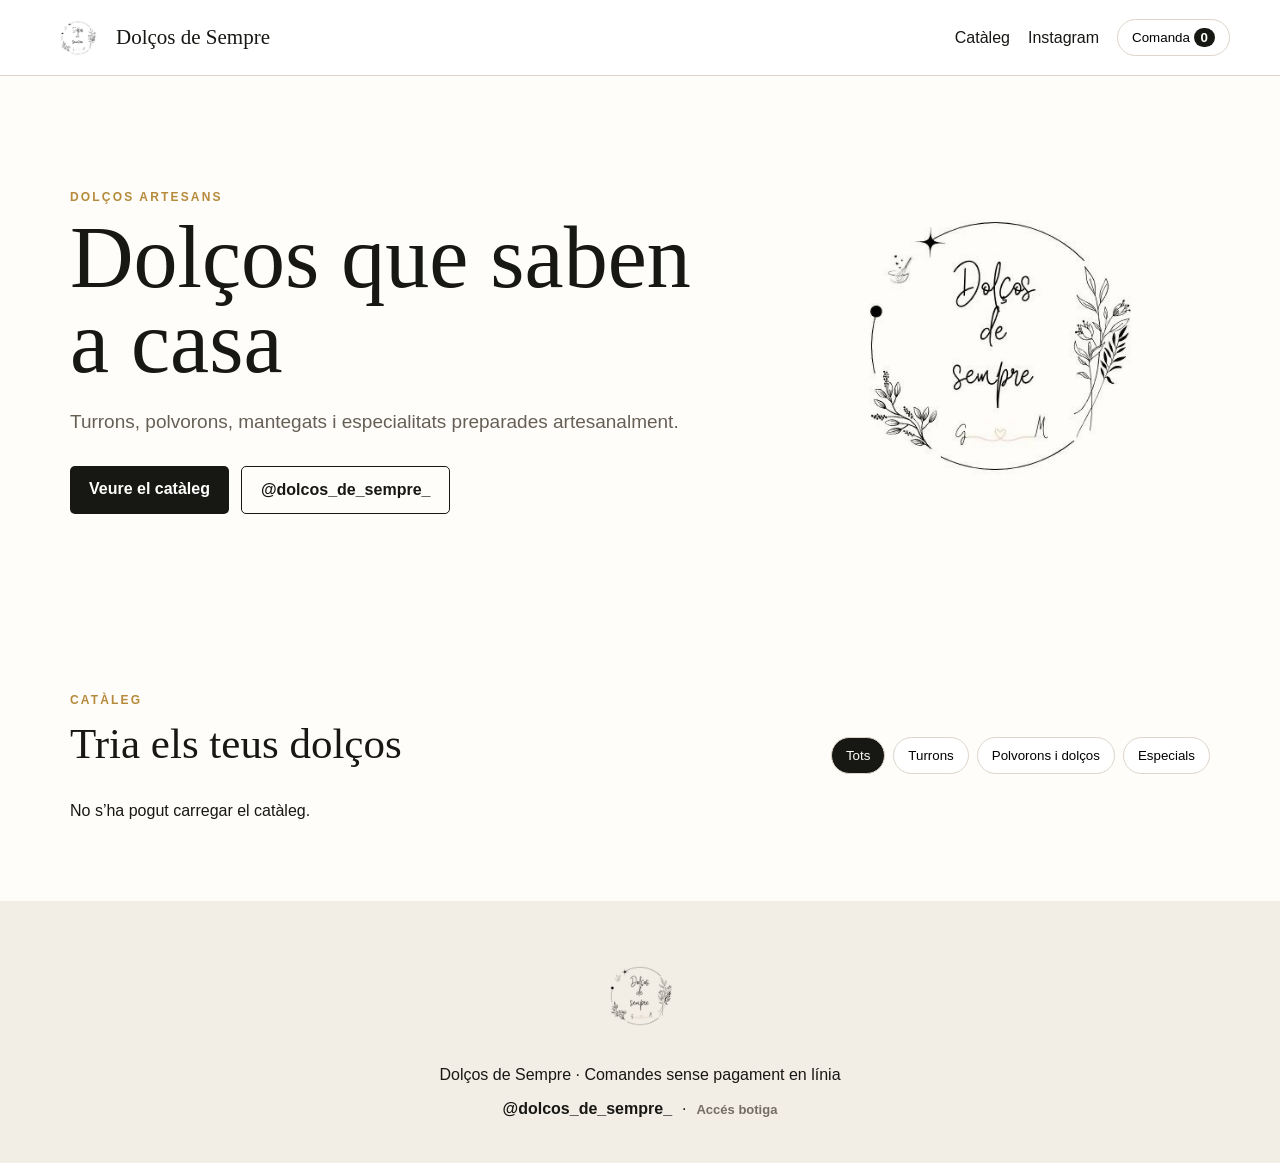
<file: index.html>
<!doctype html><html lang="ca"><head><meta charset="utf-8"><meta name="viewport" content="width=device-width,initial-scale=1"><meta name="theme-color" content="#fffdf9"><meta name="description" content="Turrons i dolços artesans de Dolços de Sempre"><title>Dolços de Sempre</title><link rel="stylesheet" href="styles.css"></head><body><header><a class="brand" href="#inici"><img src="assets/logo-dolcos-de-sempre.jpg" alt="Logo Dolços de Sempre"><span>Dolços de Sempre</span></a><nav><a href="#cataleg">Catàleg</a><a href="https://www.instagram.com/dolcos_de_sempre_/" target="_blank" rel="noopener">Instagram</a><button id="cartBtn" type="button">Comanda <b id="count">0</b></button></nav></header><main><section class="hero" id="inici"><div class="heroText"><p class="eyebrow">DOLÇOS ARTESANS</p><h1>Dolços que saben a casa</h1><p>Turrons, polvorons, mantegats i especialitats preparades artesanalment.</p><div class="actions"><a class="primary" href="#cataleg">Veure el catàleg</a><a class="secondary" href="https://www.instagram.com/dolcos_de_sempre_/" target="_blank" rel="noopener">@dolcos_de_sempre_</a></div></div><img class="heroLogo" src="assets/logo-dolcos-de-sempre.jpg" alt="Dolços de Sempre"></section><section id="cataleg" class="catalog"><div class="sectionHead"><div><p class="eyebrow">CATÀLEG</p><h2>Tria els teus dolços</h2></div><div id="filters"><button class="active" data-filter="Tots">Tots</button><button data-filter="Turró">Turrons</button><button data-filter="Dolços">Polvorons i dolços</button><button data-filter="Especials">Especials</button></div></div><p id="status">Carregant el catàleg…</p><div id="grid"></div></section></main><footer><img src="assets/logo-dolcos-de-sempre.jpg" alt="Logo Dolços de Sempre"><p>Dolços de Sempre · Comandes sense pagament en línia</p><div class="footer-links"><a href="https://www.instagram.com/dolcos_de_sempre_/" target="_blank" rel="noopener">@dolcos_de_sempre_</a><span>·</span><a class="shop-access" href="admin.html">Accés botiga</a></div></footer><div id="productModal" class="overlay hidden"><div class="modal"><button class="close" data-close="productModal">×</button><div id="productBody"></div></div></div><div id="cartDrawer" class="overlay hidden"><aside class="drawer"><div class="between"><h2>La teva comanda</h2><button class="close" data-close="cartDrawer">×</button></div><div id="cartItems"></div><div class="total between"><span>Total</span><b id="cartTotal">0,00 €</b></div><button id="checkoutBtn" class="primary wide">Continuar</button></aside></div><div id="checkoutModal" class="overlay hidden"><div class="modal checkout"><button class="close" data-close="checkoutModal">×</button><h2>Finalitzar comanda</h2><p>No pagaràs ara. Rebràs la confirmació de la botiga.</p><form id="orderForm"><label>Nom i cognoms*<input name="nombre_cliente" required maxlength="100"></label><label>Telèfon*<input name="telefono" required inputmode="tel" maxlength="30"></label><label>Correu electrònic<input name="email" type="email" maxlength="150"></label><label>Data de recollida / entrega*<input id="deliveryDate" name="fecha_entrega_prevista" type="date" required><small class="field-help">Mínim 7 dies d'antelació.</small></label><label>Entrega<select name="metodo_entrega"><option>Recollida</option><option>Entrega local</option></select></label><div id="deliveryFields" class="two hidden"><label>Adreça<input name="direccion" maxlength="200"></label><label>Població<input name="poblacion" maxlength="100"></label></div><label>Forma de pagament<select name="metodo_pago"><option>A acordar</option><option>Bizum</option><option>Efectiu</option></select></label><label>Comentaris<textarea name="notas_cliente" maxlength="500"></textarea></label><label class="check"><input name="consentimiento" type="checkbox" required> Accepto l'ús de les dades per gestionar aquesta comanda.</label><button type="submit" class="primary wide">Enviar comanda</button><p id="formStatus" aria-live="polite"></p></form></div></div><script src="app.js"></script></body></html>
</file>
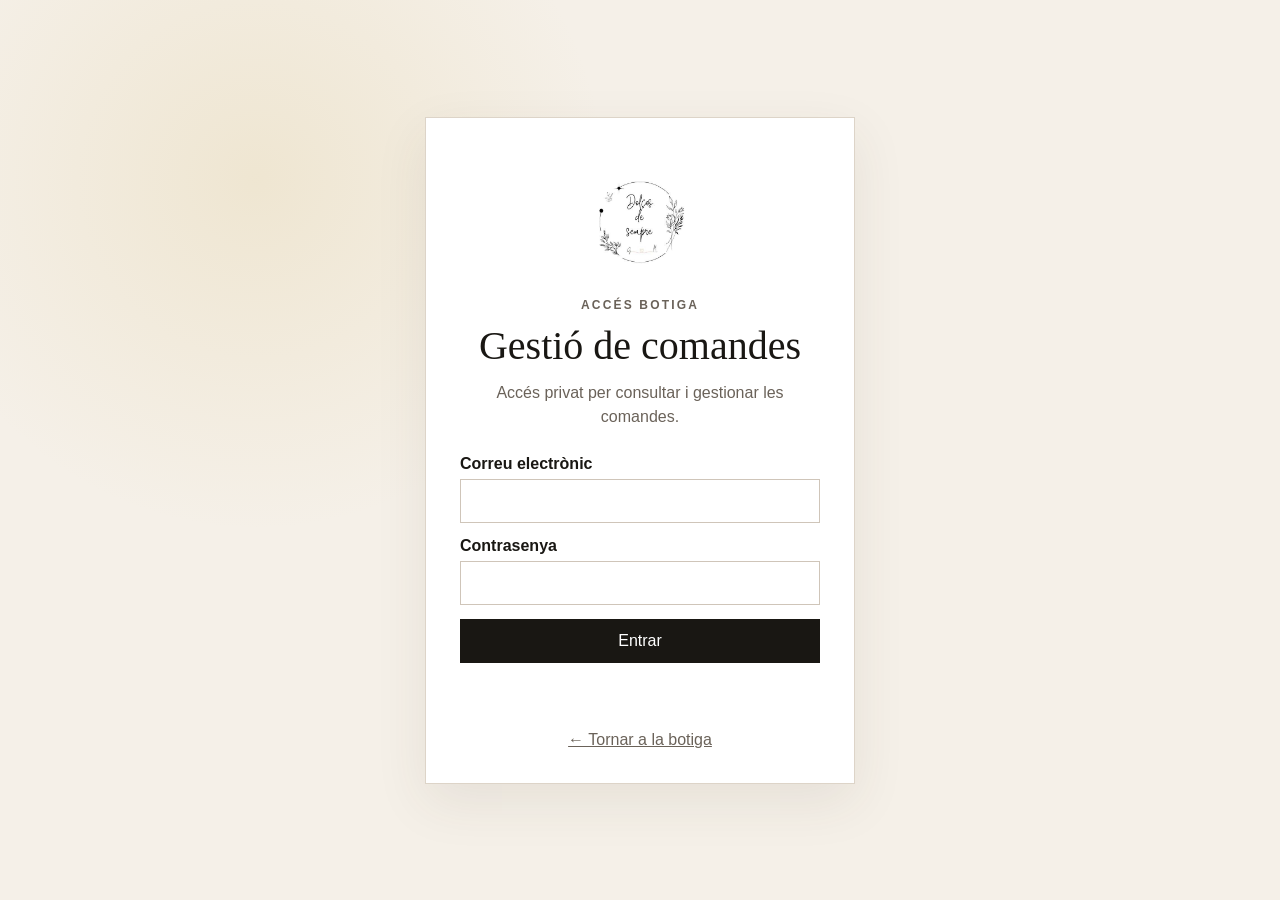
<file: admin.html>
<!doctype html><html lang="ca"><head><meta charset="utf-8"><meta name="viewport" content="width=device-width,initial-scale=1"><meta name="theme-color" content="#fffdf9"><title>Gestió de comandes · Dolços de Sempre</title><link rel="stylesheet" href="admin.css"></head><body><main>
<section id="loginView" class="login-shell"><div class="login-card"><img src="assets/logo-dolcos-de-sempre.jpg" alt="Dolços de Sempre"><p class="eyebrow">ACCÉS BOTIGA</p><h1>Gestió de comandes</h1><p>Accés privat per consultar i gestionar les comandes.</p><form id="loginForm"><label>Correu electrònic<input type="email" name="email" required autocomplete="username"></label><label>Contrasenya<input type="password" name="password" required autocomplete="current-password"></label><button type="submit">Entrar</button><p id="loginStatus" class="status" aria-live="polite"></p></form><a href="index.html">← Tornar a la botiga</a></div></section>
<section id="panelView" class="hidden"><header><div class="brand"><img src="assets/logo-dolcos-de-sempre.jpg" alt="Dolços de Sempre"><div><b>Dolços de Sempre</b><small>Gestió de comandes</small></div></div><div class="header-actions"><button id="refreshBtn" class="secondary">Actualitzar</button><button id="logoutBtn" class="secondary">Sortir</button></div></header><div class="wrap"><div class="top"><div><p class="eyebrow">PANEL PRIVAT</p><h1>Comandes</h1></div><div class="stats"><div><b id="newCount">0</b><span>Noves</span></div><div><b id="openCount">0</b><span>Obertes</span></div><div><b id="todayTotal">0 €</b><span>Avui</span></div></div></div><div id="filters" class="filters"><button class="active" data-status="Tots">Totes</button><button data-status="Nuevo">Noves</button><button data-status="Confirmado">Confirmades</button><button data-status="En preparación">En preparació</button><button data-status="Listo">Preparades</button><button data-status="Entregado">Entregades</button><button data-status="Cancelado">Cancel·lades</button></div><p id="panelStatus" class="status">Carregant comandes…</p><div id="orders" class="orders"></div></div></section>
</main><script src="admin.js"></script></body></html>
</file>
<file: styles.css>
:root{--ink:#171713;--paper:#fffdf9;--sand:#f3eee5;--gold:#b58a3b;--line:#ddd5ca}*{box-sizing:border-box}html{scroll-behavior:smooth}body{margin:0;background:var(--paper);color:var(--ink);font-family:Arial,sans-serif}a{color:inherit}header{height:76px;display:flex;align-items:center;justify-content:space-between;padding:0 max(18px,calc((100% - 1180px)/2));background:#fff;position:sticky;top:0;z-index:10;border-bottom:1px solid var(--line)}.brand{display:flex;align-items:center;gap:10px;text-decoration:none;font:21px Georgia,serif}.brand img{width:56px;height:56px;object-fit:cover;border-radius:50%}nav{display:flex;align-items:center;gap:18px}nav a{text-decoration:none}nav button,#filters button{border:1px solid var(--line);background:#fff;border-radius:999px;padding:10px 14px;cursor:pointer}nav b{background:var(--ink);color:#fff;border-radius:20px;padding:2px 7px}.hero{min-height:520px;max-width:1180px;margin:auto;display:grid;grid-template-columns:1.2fr .8fr;align-items:center;gap:50px;padding:55px 20px}.hero h1{font:clamp(52px,7vw,88px) Georgia,serif;line-height:.96;margin:12px 0 22px}.hero p:not(.eyebrow){font-size:19px;line-height:1.6;color:#665f56;max-width:620px}.heroLogo{width:100%;max-width:430px;justify-self:end;border-radius:50%;mix-blend-mode:multiply}.eyebrow{color:var(--gold);font-weight:800;letter-spacing:.18em;font-size:12px}.actions{display:flex;gap:12px;flex-wrap:wrap;margin-top:28px}.primary,.secondary{display:inline-block;border:0;border-radius:5px;padding:14px 19px;text-decoration:none;font-weight:bold;cursor:pointer}.primary{background:var(--ink);color:#fff}.secondary{border:1px solid var(--ink);background:transparent}.catalog{max-width:1180px;margin:auto;padding:65px 20px}.sectionHead{display:flex;justify-content:space-between;align-items:end;gap:24px;margin-bottom:28px}.sectionHead h2{font:43px Georgia,serif;margin:6px 0}#filters{display:flex;gap:8px;flex-wrap:wrap}#filters .active{background:var(--ink);color:#fff}#grid{display:grid;grid-template-columns:repeat(auto-fit,minmax(245px,1fr));gap:22px}.card{background:#fff;border:1px solid var(--line);overflow:hidden}.photo{height:235px;background:var(--sand)}.photo img{width:100%;height:100%;object-fit:cover}.cardBody{padding:19px}.family{font-size:11px;font-weight:bold;letter-spacing:.08em;color:var(--gold);text-transform:uppercase}.card h3{font:24px Georgia,serif;margin:7px 0}.description{min-height:42px;color:#70685f}.price{font-weight:bold;margin-top:13px}.choose{width:100%;margin-top:14px}.overlay{position:fixed;inset:0;background:#0009;z-index:30;display:flex;justify-content:center;align-items:center;padding:18px}.hidden{display:none!important}.modal,.drawer{position:relative;background:var(--paper);width:min(620px,100%);max-height:92vh;overflow:auto;padding:28px}.drawer{height:100%;margin-left:auto}.close{border:0;background:var(--sand);border-radius:50%;width:38px;height:38px;font-size:24px;cursor:pointer}.modal>.close{position:absolute;right:17px;top:17px}.productImage{width:100%;height:260px;object-fit:cover;margin-bottom:18px}.optionList{display:grid;gap:9px;margin:20px 0}.option{display:flex;justify-content:space-between;padding:13px;border:1px solid var(--line);cursor:pointer}.option.selected{border:2px solid var(--gold);background:#fbf7ef}.qty{display:flex;align-items:center;gap:15px;margin:18px 0}.qty button{width:38px;height:38px;border:1px solid var(--line);background:#fff;border-radius:50%;font-size:20px}.wide{width:100%}.between{display:flex;justify-content:space-between;align-items:center;gap:12px}.cartRow{padding:14px 0;border-bottom:1px solid var(--line)}.cartRow small{display:block;color:#726a61;margin-top:4px}.remove{border:0;background:none;color:#9c3b31}.total{font-size:22px;padding:22px 0}.checkout form{display:grid;gap:14px}.checkout label{display:grid;gap:6px;font-weight:bold}.checkout input,.checkout select,.checkout textarea{font:inherit;padding:12px;border:1px solid #cfc5b9;border-radius:5px;background:#fff}.checkout textarea{min-height:80px}.two{display:grid;grid-template-columns:1fr 1fr;gap:12px}.check{grid-template-columns:auto 1fr!important;font-weight:normal!important}.check input{width:auto}.success{text-align:center;padding:35px 10px}.success b{font-size:25px}footer{text-align:center;padding:45px 20px;background:var(--sand)}footer img{width:100px;height:100px;object-fit:cover;border-radius:50%;mix-blend-mode:multiply}footer a{font-weight:bold}@media(max-width:760px){header{height:auto;padding-top:8px;padding-bottom:8px}.brand span,nav>a{display:none}.hero{grid-template-columns:1fr;text-align:center;min-height:unset}.heroLogo{grid-row:1;max-width:280px;justify-self:center}.hero p:not(.eyebrow){margin-left:auto;margin-right:auto}.actions{justify-content:center}.sectionHead{align-items:start;flex-direction:column}.two{grid-template-columns:1fr}.photo{height:215px}}.footer-links {
  display: flex;
  justify-content: center;
  align-items: center;
  gap: 10px;
  flex-wrap: wrap;
}

.footer-links a {
  font-weight: 700;
  text-decoration: none;
}

.footer-links a:hover {
  text-decoration: underline;
}

.shop-access {
  color: #756d64;
  font-size: 13px;
}
.field-help{font-size:12px;color:#756d64;font-weight:400}.footer-links{display:flex;justify-content:center;align-items:center;gap:10px;flex-wrap:wrap}.footer-links a{font-weight:700;text-decoration:none}.shop-access{color:#756d64;font-size:13px}
</file>
<file: admin.css>
*:where(:not(html,iframe,canvas,img,svg,video,audio):not(svg *,symbol *)){all:unset;display:revert}*,*::before,*::after{box-sizing:border-box}button,input,select{font:inherit}body{margin:0;background:#fffdf9;color:#191713;font-family:Arial,sans-serif}.hidden{display:none!important}.login-shell{min-height:100vh;display:grid;place-items:center;padding:22px;background:radial-gradient(circle at 20% 20%,#d6bd7733,transparent 28%),#f5f0e8}.login-card{width:min(430px,100%);background:#fff;padding:34px;border:1px solid #ddd4c8;text-align:center;box-shadow:0 18px 50px #4b3d2a16}.login-card img{width:140px;height:140px;object-fit:cover;border-radius:50%}.eyebrow{color:#ae8438;font-size:12px;font-weight:bold;letter-spacing:.18em}.login-card h1,.top h1{font:40px Georgia,serif;margin:8px 0 12px}.login-card p{color:#6a6259;line-height:1.5}.login-card form{display:grid;gap:14px;text-align:left;margin:26px 0}.login-card label{display:grid;gap:6px;font-weight:bold}.login-card input{border:1px solid #cfc5b9;padding:12px;background:#fff}.login-card button,.primary{background:#191713;color:#fff;padding:13px;text-align:center;cursor:pointer}.login-card a{color:#6a6259;text-decoration:underline;cursor:pointer}.status{padding:14px 0;color:#6a6259}.error{color:#a22}header{height:76px;display:flex;align-items:center;justify-content:space-between;padding:0 max(18px,calc((100% - 1180px)/2));background:#fff;border-bottom:1px solid #ddd4c8;position:sticky;top:0;z-index:5}.brand{display:flex;align-items:center;gap:10px}.brand img{width:55px;height:55px;border-radius:50%;object-fit:cover}.brand b{display:block;font:20px Georgia,serif}.brand small{color:#70685f}.header-actions{display:flex;gap:8px}.secondary,.filters button{border:1px solid #d6cdc2;background:#fff;padding:9px 13px;cursor:pointer;border-radius:999px}.wrap{max-width:1180px;margin:auto;padding:45px 18px}.top{display:flex;align-items:end;justify-content:space-between;gap:22px}.stats{display:flex;gap:12px}.stats div{min-width:105px;border:1px solid #ddd4c8;background:#fff;padding:14px;text-align:center}.stats b{display:block;font-size:22px}.stats span{font-size:12px;color:#756d64}.filters{display:flex;gap:8px;flex-wrap:wrap;margin:30px 0 15px}.filters .active{background:#191713;color:#fff}.orders{display:grid;gap:15px}.order{background:#fff;border:1px solid #ddd4c8;padding:20px}.order.new{border-left:5px solid #b58a3b}.order-head,.order-meta,.order-actions,.line{display:flex;justify-content:space-between;gap:14px}.order-head h2{font:24px Georgia,serif;margin:0}.badge{font-size:12px;font-weight:bold;padding:6px 9px;border-radius:999px;background:#f2e9d8;color:#705621}.order-meta{margin:14px 0;padding:12px 0;border-top:1px solid #eee7de;border-bottom:1px solid #eee7de;flex-wrap:wrap}.order-meta div{min-width:150px}.order-meta small{display:block;color:#776f66;margin-bottom:3px}.lines{display:grid;gap:8px}.line{padding:7px 0}.line span:last-child{font-weight:bold}.notes{margin-top:12px;background:#f7f3ed;padding:12px}.order-actions{align-items:center;margin-top:16px}.order-actions select{border:1px solid #cfc5b9;padding:10px;background:#fff}.save{background:#191713;color:#fff;padding:11px 15px;cursor:pointer}.total{font-size:22px;font-weight:bold;margin-left:auto}@media(max-width:720px){.brand small{display:none}.wrap{padding-top:25px}.top{align-items:start;flex-direction:column}.stats{width:100%;overflow:auto}.stats div{min-width:95px}.order-head,.order-actions{align-items:start;flex-direction:column}.total{margin-left:0}.order-meta{display:grid;grid-template-columns:1fr 1fr}.line{font-size:14px}}.order.priority{border:2px solid #b58a3b;border-left:7px solid #b58a3b;background:linear-gradient(90deg,#fff9e9 0,#fff 42%);box-shadow:0 8px 28px rgba(181,138,59,.16)}
.new-banner{margin:-20px -20px 18px;padding:10px 14px;background:#b58a3b;color:#fff;font-size:12px;font-weight:800;letter-spacing:.08em}
.badge-new{background:#b58a3b!important;color:#fff!important;box-shadow:0 0 0 4px rgba(181,138,59,.12)}
.danger-zone{display:flex;justify-content:flex-end;margin-top:16px;padding-top:14px;border-top:1px dashed #ddd4c8}
.delete-btn{border:1px solid #b54b42;color:#9d2e27;background:#fff;padding:9px 12px;cursor:pointer;border-radius:4px;font-size:13px}
.delete-btn:hover{background:#fff1ef}
@media(max-width:720px){.new-banner{margin:-20px -20px 16px}.danger-zone{justify-content:stretch}.delete-btn{width:100%;text-align:center}}
.order.priority{border:2px solid #b58a3b;border-left:7px solid #b58a3b;background:linear-gradient(90deg,#fff9e9 0,#fff 42%);box-shadow:0 8px 28px rgba(181,138,59,.16)}.new-banner{margin:-20px -20px 18px;padding:10px 14px;background:#b58a3b;color:#fff;font-size:12px;font-weight:800;letter-spacing:.08em}.badge-new{background:#b58a3b!important;color:#fff!important}.danger-zone{display:flex;justify-content:flex-end;margin-top:16px;padding-top:14px;border-top:1px dashed #ddd4c8}.delete-btn{border:1px solid #b54b42;color:#9d2e27;background:#fff;padding:9px 12px;cursor:pointer;border-radius:4px}.delivery-date{color:#8a651d;font-weight:800}.sortbar{display:flex;gap:8px;align-items:center;flex-wrap:wrap;margin:8px 0 18px}.sortbar button{border:1px solid #d6cdc2;background:#fff;padding:9px 13px;border-radius:999px;cursor:pointer}.sortbar button.active{background:#191713;color:#fff}@media(max-width:720px){.danger-zone{justify-content:stretch}.delete-btn{width:100%;text-align:center}}
</file>
